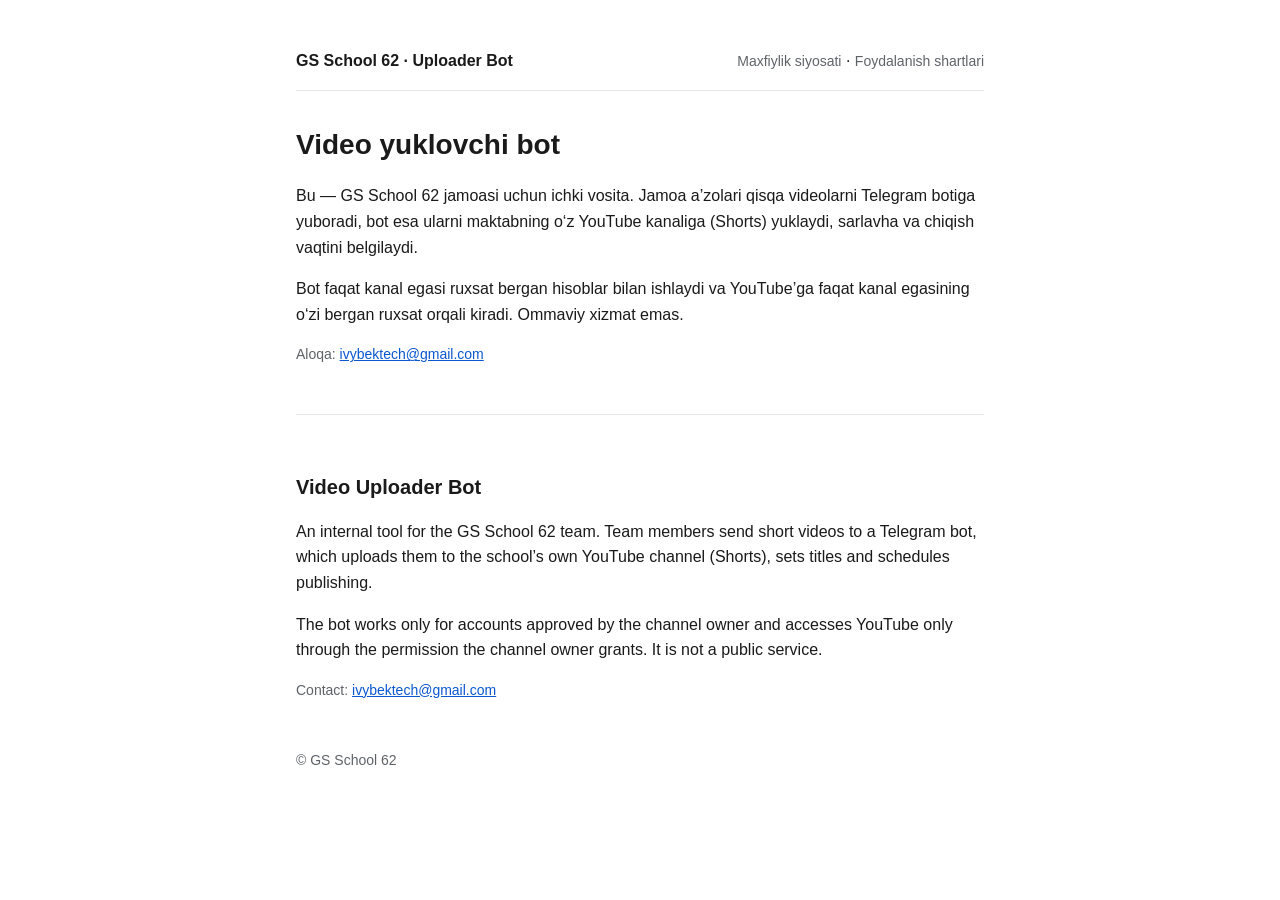
<file: index.html>
<!doctype html>
<html lang="uz">
<head>
<meta charset="utf-8">
<meta name="viewport" content="width=device-width, initial-scale=1">
<title>GS School 62 — Video yuklovchi bot</title>
<meta name="description" content="GS School 62 jamoasining o‘z videolarini YouTube kanaliga yuklaydigan ichki Telegram boti.">
<link rel="stylesheet" href="/style.css">
</head>
<body>
<main>
<header><strong>GS School 62 · Uploader Bot</strong><nav><a href="/privacy">Maxfiylik siyosati</a> · <a href="/terms">Foydalanish shartlari</a></nav></header>

<h1>Video yuklovchi bot</h1>
<p>Bu — GS School 62 jamoasi uchun ichki vosita. Jamoa a’zolari qisqa videolarni Telegram botiga yuboradi, bot esa ularni maktabning o‘z YouTube kanaliga (Shorts) yuklaydi, sarlavha va chiqish vaqtini belgilaydi.</p>
<p>Bot faqat kanal egasi ruxsat bergan hisoblar bilan ishlaydi va YouTube’ga faqat kanal egasining o‘zi bergan ruxsat orqali kiradi. Ommaviy xizmat emas.</p>
<p class="muted">Aloqa: <a href="mailto:ivybektech@gmail.com">ivybektech@gmail.com</a></p>

<section class="lang" lang="en">
<h2>Video Uploader Bot</h2>
<p>An internal tool for the GS School 62 team. Team members send short videos to a Telegram bot, which uploads them to the school’s own YouTube channel (Shorts), sets titles and schedules publishing.</p>
<p>The bot works only for accounts approved by the channel owner and accesses YouTube only through the permission the channel owner grants. It is not a public service.</p>
<p class="muted">Contact: <a href="mailto:ivybektech@gmail.com">ivybektech@gmail.com</a></p>
</section>

<footer>© GS School 62</footer>
</main>
</body>
</html>
</file>
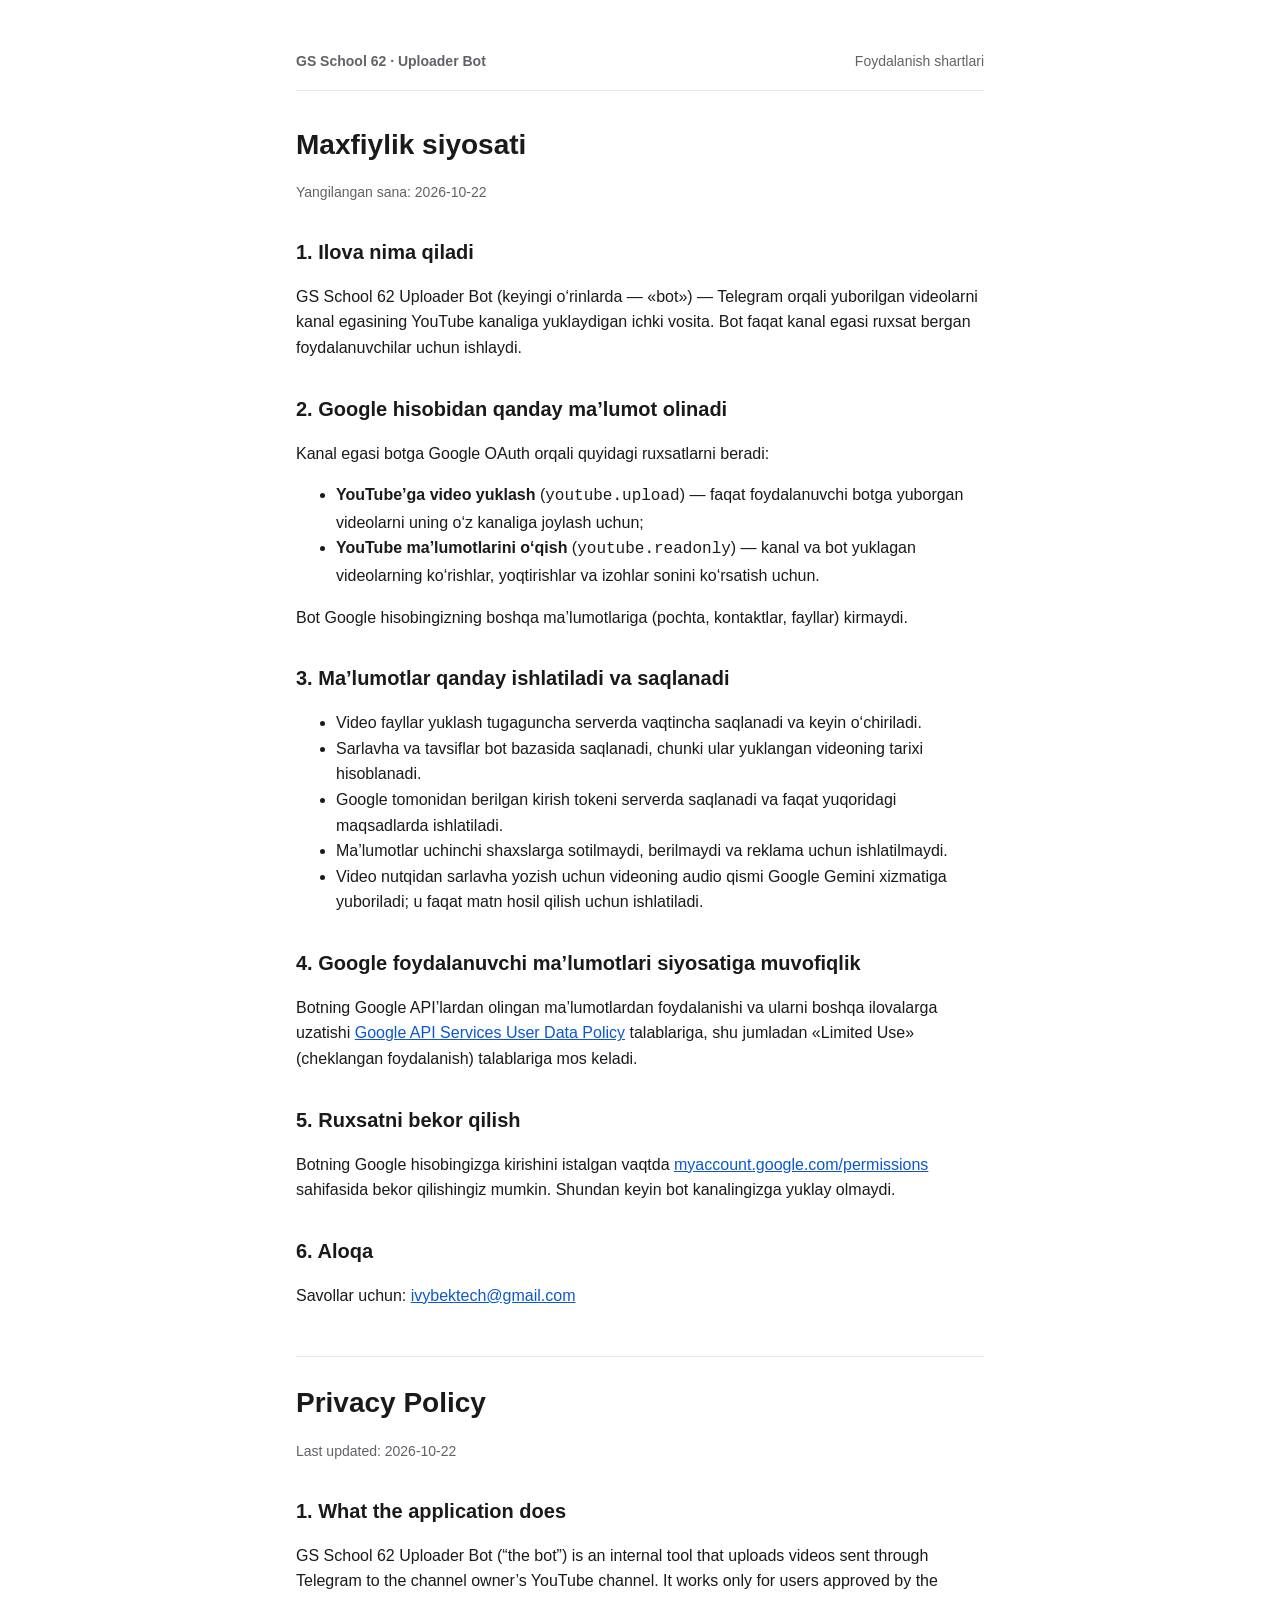
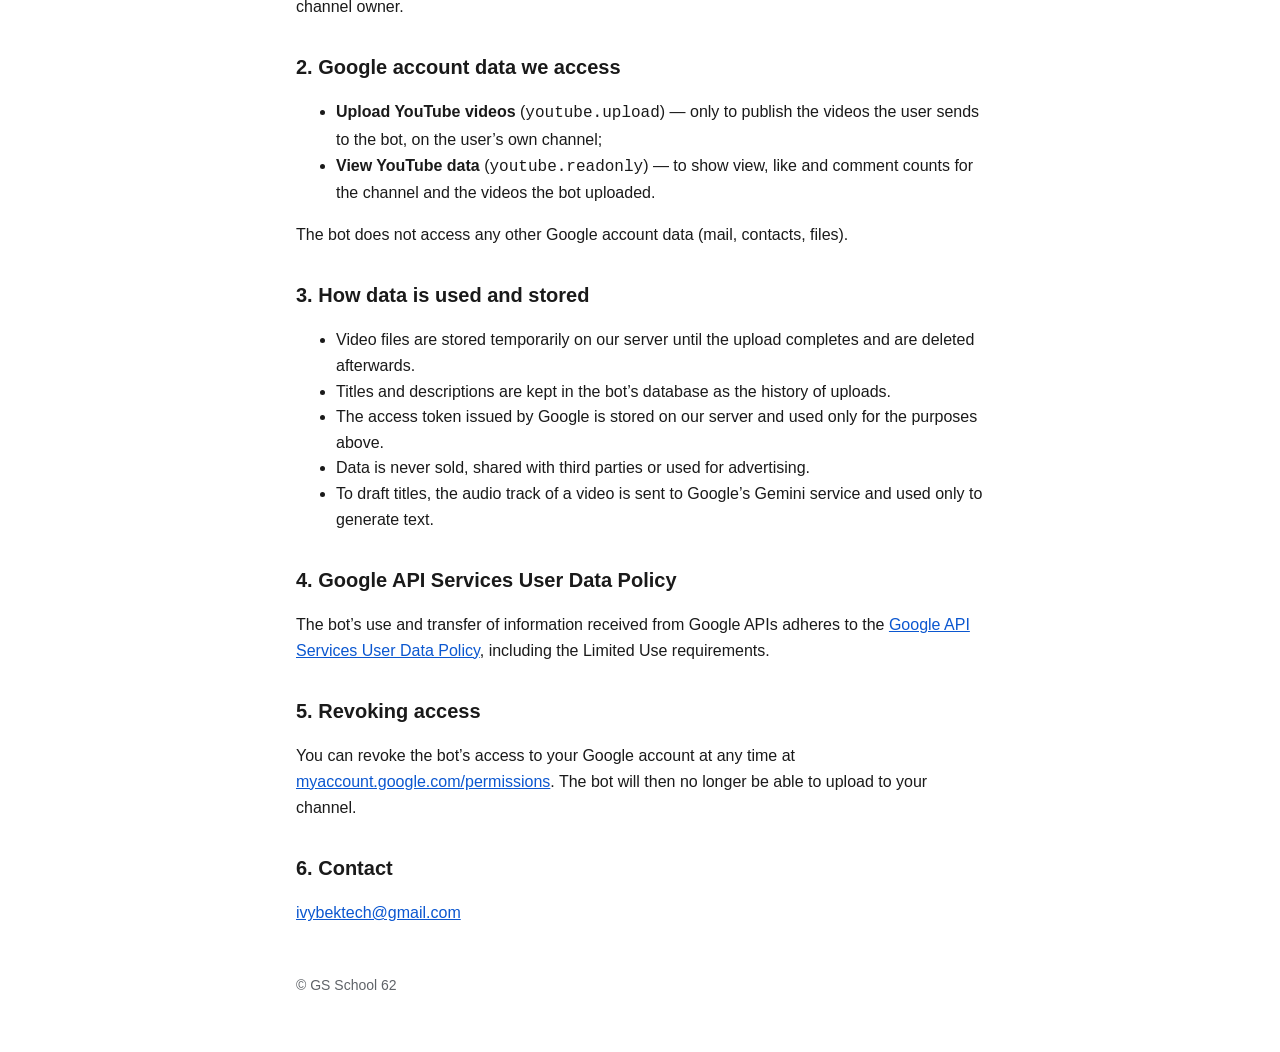
<file: privacy.html>
<!doctype html>
<html lang="uz">
<head>
<meta charset="utf-8">
<meta name="viewport" content="width=device-width, initial-scale=1">
<title>Maxfiylik siyosati — GS School 62 Uploader Bot</title>
<link rel="stylesheet" href="/style.css">
</head>
<body>
<main>
<header><strong><a href="/">GS School 62 · Uploader Bot</a></strong><nav><a href="/terms">Foydalanish shartlari</a></nav></header>

<h1>Maxfiylik siyosati</h1>
<p class="muted">Yangilangan sana: 2026-10-22</p>

<h2>1. Ilova nima qiladi</h2>
<p>GS School 62 Uploader Bot (keyingi o‘rinlarda — «bot») — Telegram orqali yuborilgan videolarni kanal egasining YouTube kanaliga yuklaydigan ichki vosita. Bot faqat kanal egasi ruxsat bergan foydalanuvchilar uchun ishlaydi.</p>

<h2>2. Google hisobidan qanday ma’lumot olinadi</h2>
<p>Kanal egasi botga Google OAuth orqali quyidagi ruxsatlarni beradi:</p>
<ul>
<li><strong>YouTube’ga video yuklash</strong> (<code>youtube.upload</code>) — faqat foydalanuvchi botga yuborgan videolarni uning o‘z kanaliga joylash uchun;</li>
<li><strong>YouTube ma’lumotlarini o‘qish</strong> (<code>youtube.readonly</code>) — kanal va bot yuklagan videolarning ko‘rishlar, yoqtirishlar va izohlar sonini ko‘rsatish uchun.</li>
</ul>
<p>Bot Google hisobingizning boshqa ma’lumotlariga (pochta, kontaktlar, fayllar) kirmaydi.</p>

<h2>3. Ma’lumotlar qanday ishlatiladi va saqlanadi</h2>
<ul>
<li>Video fayllar yuklash tugaguncha serverda vaqtincha saqlanadi va keyin o‘chiriladi.</li>
<li>Sarlavha va tavsiflar bot bazasida saqlanadi, chunki ular yuklangan videoning tarixi hisoblanadi.</li>
<li>Google tomonidan berilgan kirish tokeni serverda saqlanadi va faqat yuqoridagi maqsadlarda ishlatiladi.</li>
<li>Ma’lumotlar uchinchi shaxslarga sotilmaydi, berilmaydi va reklama uchun ishlatilmaydi.</li>
<li>Video nutqidan sarlavha yozish uchun videoning audio qismi Google Gemini xizmatiga yuboriladi; u faqat matn hosil qilish uchun ishlatiladi.</li>
</ul>

<h2>4. Google foydalanuvchi ma’lumotlari siyosatiga muvofiqlik</h2>
<p>Botning Google API’lardan olingan ma’lumotlardan foydalanishi va ularni boshqa ilovalarga uzatishi <a href="https://developers.google.com/terms/api-services-user-data-policy">Google API Services User Data Policy</a> talablariga, shu jumladan «Limited Use» (cheklangan foydalanish) talablariga mos keladi.</p>

<h2>5. Ruxsatni bekor qilish</h2>
<p>Botning Google hisobingizga kirishini istalgan vaqtda <a href="https://myaccount.google.com/permissions">myaccount.google.com/permissions</a> sahifasida bekor qilishingiz mumkin. Shundan keyin bot kanalingizga yuklay olmaydi.</p>

<h2>6. Aloqa</h2>
<p>Savollar uchun: <a href="mailto:ivybektech@gmail.com">ivybektech@gmail.com</a></p>

<section class="lang" lang="en">
<h1>Privacy Policy</h1>
<p class="muted">Last updated: 2026-10-22</p>
<h2>1. What the application does</h2>
<p>GS School 62 Uploader Bot (“the bot”) is an internal tool that uploads videos sent through Telegram to the channel owner’s YouTube channel. It works only for users approved by the channel owner.</p>
<h2>2. Google account data we access</h2>
<ul>
<li><strong>Upload YouTube videos</strong> (<code>youtube.upload</code>) — only to publish the videos the user sends to the bot, on the user’s own channel;</li>
<li><strong>View YouTube data</strong> (<code>youtube.readonly</code>) — to show view, like and comment counts for the channel and the videos the bot uploaded.</li>
</ul>
<p>The bot does not access any other Google account data (mail, contacts, files).</p>
<h2>3. How data is used and stored</h2>
<ul>
<li>Video files are stored temporarily on our server until the upload completes and are deleted afterwards.</li>
<li>Titles and descriptions are kept in the bot’s database as the history of uploads.</li>
<li>The access token issued by Google is stored on our server and used only for the purposes above.</li>
<li>Data is never sold, shared with third parties or used for advertising.</li>
<li>To draft titles, the audio track of a video is sent to Google’s Gemini service and used only to generate text.</li>
</ul>
<h2>4. Google API Services User Data Policy</h2>
<p>The bot’s use and transfer of information received from Google APIs adheres to the <a href="https://developers.google.com/terms/api-services-user-data-policy">Google API Services User Data Policy</a>, including the Limited Use requirements.</p>
<h2>5. Revoking access</h2>
<p>You can revoke the bot’s access to your Google account at any time at <a href="https://myaccount.google.com/permissions">myaccount.google.com/permissions</a>. The bot will then no longer be able to upload to your channel.</p>
<h2>6. Contact</h2>
<p><a href="mailto:ivybektech@gmail.com">ivybektech@gmail.com</a></p>
</section>

<footer>© GS School 62</footer>
</main>
</body>
</html>
</file>
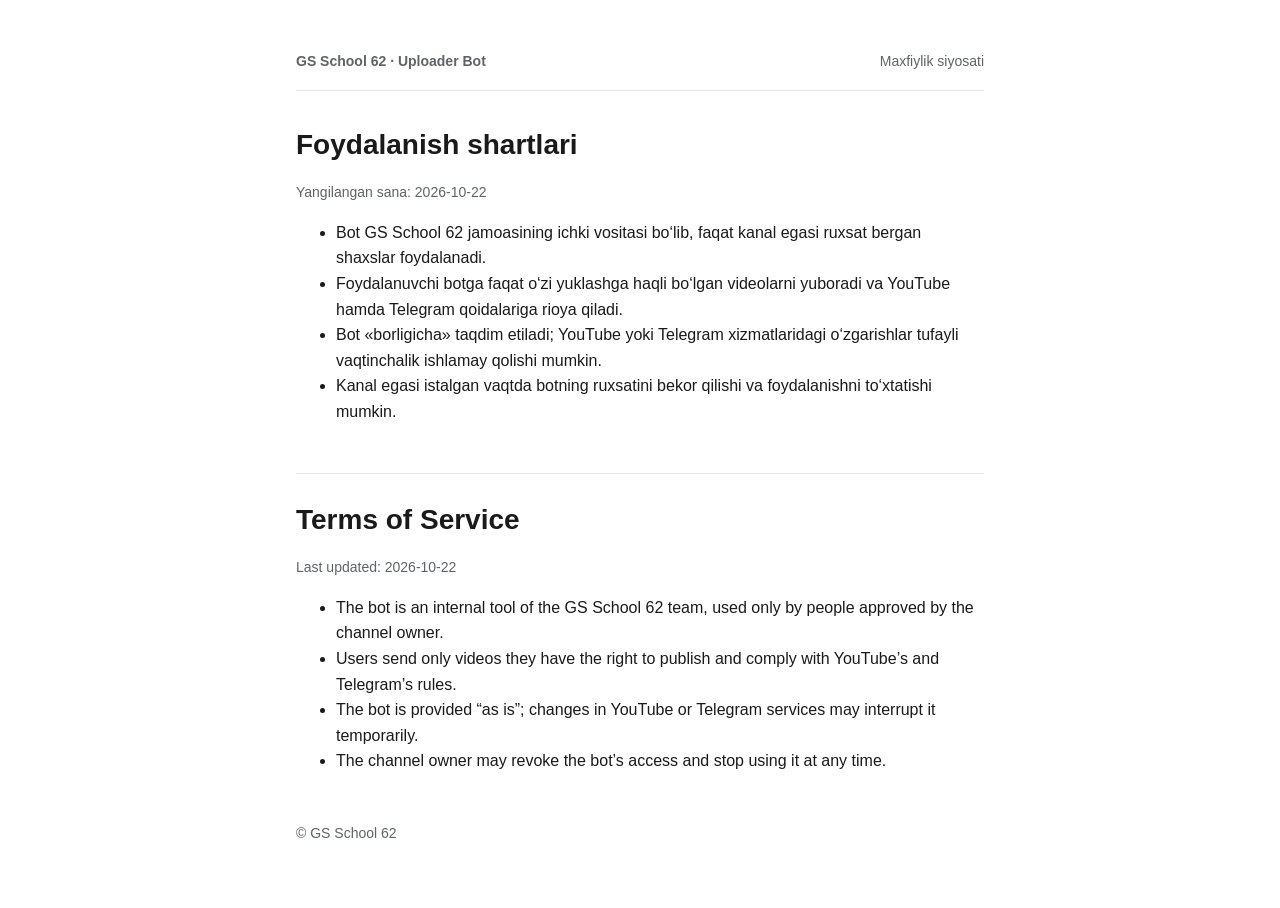
<file: terms.html>
<!doctype html>
<html lang="uz">
<head>
<meta charset="utf-8">
<meta name="viewport" content="width=device-width, initial-scale=1">
<title>Foydalanish shartlari — GS School 62 Uploader Bot</title>
<link rel="stylesheet" href="/style.css">
</head>
<body>
<main>
<header><strong><a href="/">GS School 62 · Uploader Bot</a></strong><nav><a href="/privacy">Maxfiylik siyosati</a></nav></header>

<h1>Foydalanish shartlari</h1>
<p class="muted">Yangilangan sana: 2026-10-22</p>
<ul>
<li>Bot GS School 62 jamoasining ichki vositasi bo‘lib, faqat kanal egasi ruxsat bergan shaxslar foydalanadi.</li>
<li>Foydalanuvchi botga faqat o‘zi yuklashga haqli bo‘lgan videolarni yuboradi va YouTube hamda Telegram qoidalariga rioya qiladi.</li>
<li>Bot «borligicha» taqdim etiladi; YouTube yoki Telegram xizmatlaridagi o‘zgarishlar tufayli vaqtinchalik ishlamay qolishi mumkin.</li>
<li>Kanal egasi istalgan vaqtda botning ruxsatini bekor qilishi va foydalanishni to‘xtatishi mumkin.</li>
</ul>

<section class="lang" lang="en">
<h1>Terms of Service</h1>
<p class="muted">Last updated: 2026-10-22</p>
<ul>
<li>The bot is an internal tool of the GS School 62 team, used only by people approved by the channel owner.</li>
<li>Users send only videos they have the right to publish and comply with YouTube’s and Telegram’s rules.</li>
<li>The bot is provided “as is”; changes in YouTube or Telegram services may interrupt it temporarily.</li>
<li>The channel owner may revoke the bot’s access and stop using it at any time.</li>
</ul>
</section>

<footer>© GS School 62</footer>
</main>
</body>
</html>
</file>
<file: style.css>
:root{--bg:#ffffff;--fg:#1a1a1a;--muted:#5f6368;--line:#e5e7eb;--accent:#0b57d0;--max:720px}
@media (prefers-color-scheme:dark){:root{--bg:#111315;--fg:#e8eaed;--muted:#9aa0a6;--line:#2a2d31;--accent:#8ab4f8}}
*{box-sizing:border-box}body{margin:0;background:var(--bg);color:var(--fg);font:16px/1.6 -apple-system,BlinkMacSystemFont,"Segoe UI",Roboto,Helvetica,Arial,sans-serif}
main{max-width:var(--max);margin:0 auto;padding:48px 16px 64px}
header{display:flex;justify-content:space-between;align-items:baseline;gap:16px;border-bottom:1px solid var(--line);padding-bottom:16px;margin-bottom:32px}
header a{color:var(--muted);text-decoration:none;font-size:14px}header a:hover{color:var(--accent)}
h1{font-size:28px;margin:0 0 8px}h2{font-size:20px;margin:32px 0 8px}p,li{color:var(--fg)}.muted{color:var(--muted);font-size:14px}
a{color:var(--accent)}.lang{margin-top:48px;padding-top:24px;border-top:1px solid var(--line)}
footer{margin-top:48px;color:var(--muted);font-size:14px}
</file>
